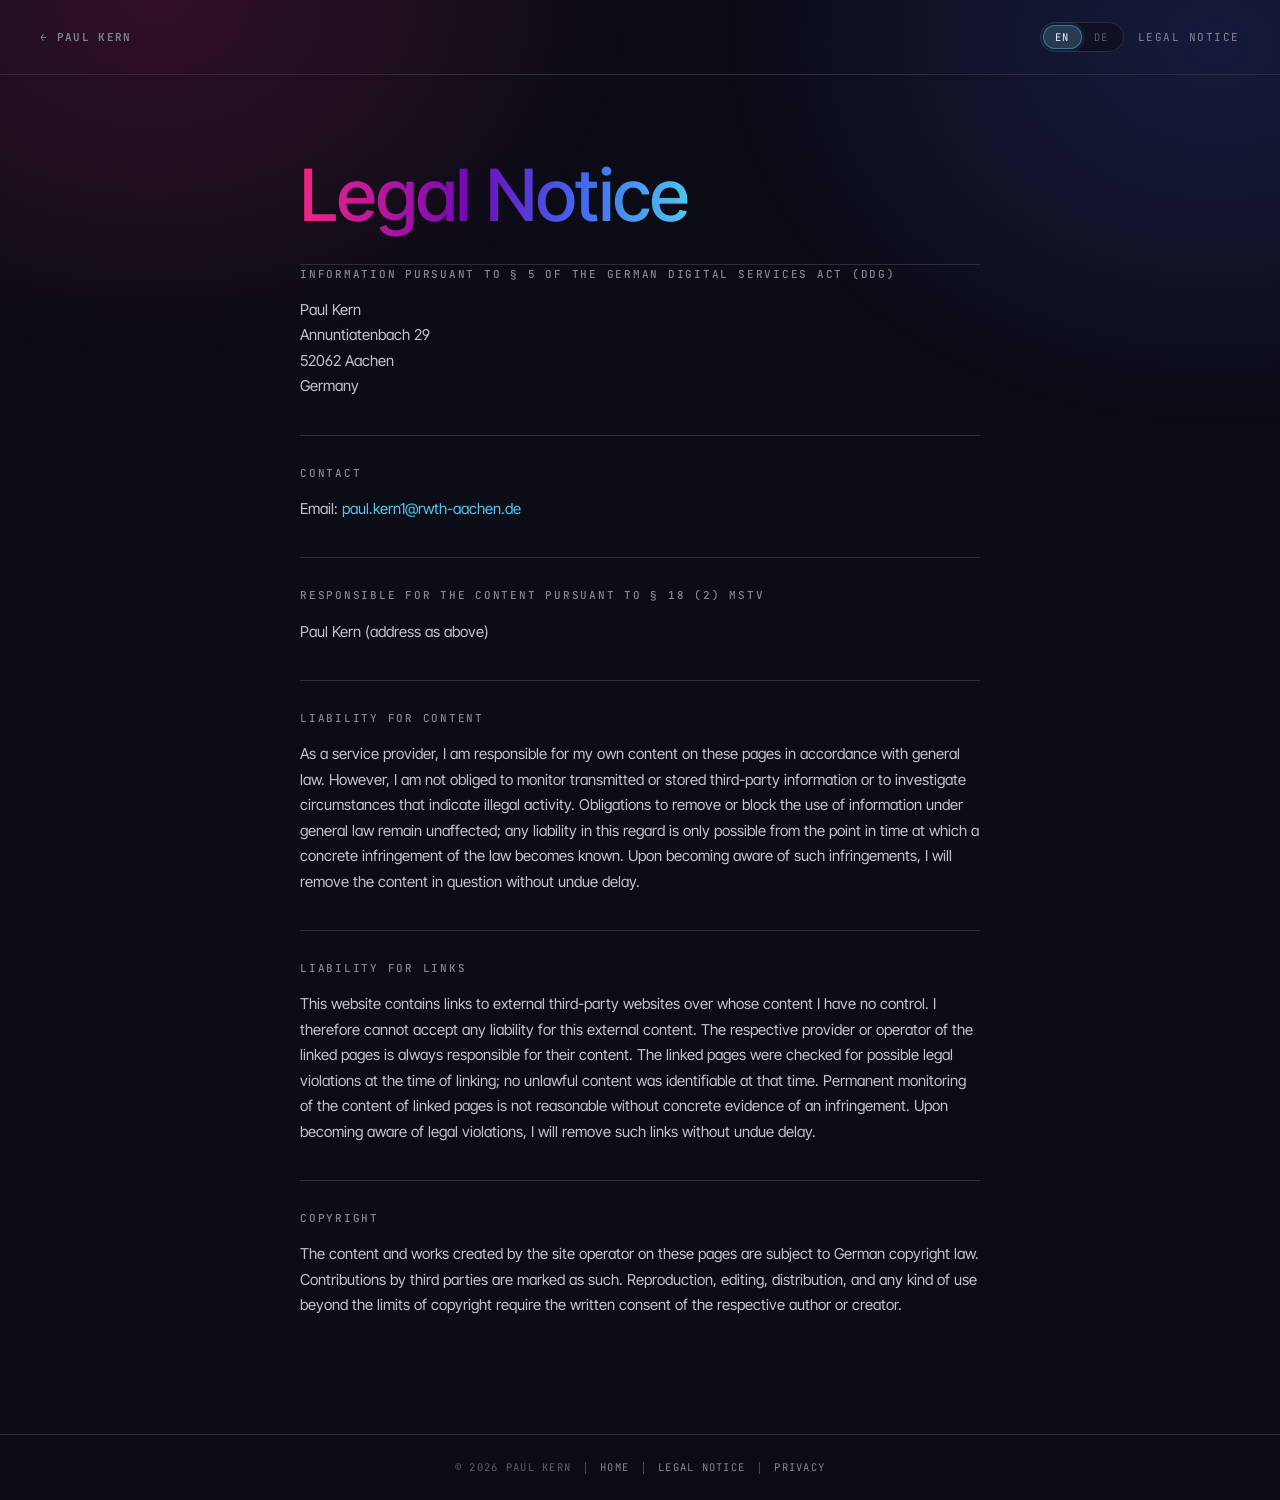
<file: impressum.html>
<!doctype html>
<html lang="en">
<head>
  <meta charset="utf-8" />
  <meta name="viewport" content="width=device-width,initial-scale=1" />
  <title>Legal Notice — Paul Kern</title>

  <link rel="preconnect" href="https://fonts.googleapis.com" />
  <link rel="preconnect" href="https://fonts.gstatic.com" crossorigin />
  <link rel="stylesheet" href="https://fonts.googleapis.com/css2?family=Inter+Tight:wght@300;400;500;600;700&family=JetBrains+Mono:wght@400;500;600&display=swap" />

  <link rel="stylesheet" href="tokens.css" />
  <link rel="stylesheet" href="static-page.css" />

  <style>
    html, body { height: 100%; margin: 0; }
    html, body {
      overscroll-behavior-y: none;
      background: oklch(0.16 0.02 285);
    }
  </style>
</head>
<body class="pk-root pk-static" data-theme="dark" data-lang="en">
  <script>
    /* sync theme + language with what was last selected (saved in localStorage) */
    try {
      document.body.setAttribute('data-theme', localStorage.getItem('pk-theme') || 'dark');
      document.body.setAttribute('data-lang',  localStorage.getItem('pk-lang')  || 'en');
      // sync the page background to theme so the bounce area matches
      if ((localStorage.getItem('pk-theme') || 'dark') === 'light') {
        document.documentElement.style.background = 'oklch(0.985 0.005 90)';
      }
    } catch (e) { /* keep defaults */ }
  </script>

  <div class="static-mesh"></div>

  <header class="static-nav">
    <a class="static-back" href="index.html">← Paul Kern</a>
    <div class="static-nav-r">
      <div class="static-lang" role="group" aria-label="Language">
        <span class="static-lang-pill" aria-hidden="true"></span>
        <button class="static-lang-btn" type="button" data-lang-btn="en" aria-pressed="true">EN</button>
        <button class="static-lang-btn" type="button" data-lang-btn="de" aria-pressed="false">DE</button>
      </div>
      <span class="static-page-label lang-en">Legal Notice</span>
      <span class="static-page-label lang-de">Impressum</span>
    </div>
  </header>

  <main class="static-main">
    <h1 class="static-title">
      <span class="pk-grad lang-en">Legal Notice</span>
      <span class="pk-grad lang-de">Impressum</span>
    </h1>

    <!-- Information pursuant to § 5 DDG / Angaben gemäß § 5 DDG -->
    <section class="static-section lang-en">
      <h2>Information pursuant to § 5 of the German Digital Services Act (DDG)</h2>
      <p>
        Paul Kern<br />
        Annuntiatenbach 29<br />
        52062 Aachen<br />
        Germany
      </p>
    </section>
    <section class="static-section lang-de">
      <h2>Angaben gemäß § 5 DDG (Digitale-Dienste-Gesetz)</h2>
      <p>
        Paul Kern<br />
        Annuntiatenbach 29<br />
        52062 Aachen<br />
        Deutschland
      </p>
    </section>

    <!-- Contact / Kontakt -->
    <section class="static-section lang-en">
      <h2>Contact</h2>
      <p>Email: <a href="mailto:paul.kern1@rwth-aachen.de">paul.kern1@rwth-aachen.de</a></p>
    </section>
    <section class="static-section lang-de">
      <h2>Kontakt</h2>
      <p>E-Mail: <a href="mailto:paul.kern1@rwth-aachen.de">paul.kern1@rwth-aachen.de</a></p>
    </section>

    <!-- Responsible / Verantwortlich -->
    <section class="static-section lang-en">
      <h2>Responsible for the content pursuant to § 18 (2) MStV</h2>
      <p>Paul Kern (address as above)</p>
    </section>
    <section class="static-section lang-de">
      <h2>Verantwortlich für den Inhalt nach § 18 Abs. 2 MStV</h2>
      <p>Paul Kern (Anschrift wie oben)</p>
    </section>

    <!-- Liability for content / Haftung für Inhalte -->
    <section class="static-section lang-en">
      <h2>Liability for content</h2>
      <p>
        As a service provider, I am responsible for my own content on these pages in accordance with general
        law. However, I am not obliged to monitor transmitted or stored third-party information or to
        investigate circumstances that indicate illegal activity. Obligations to remove or block the use of
        information under general law remain unaffected; any liability in this regard is only possible from
        the point in time at which a concrete infringement of the law becomes known. Upon becoming aware of
        such infringements, I will remove the content in question without undue delay.
      </p>
    </section>
    <section class="static-section lang-de">
      <h2>Haftung für Inhalte</h2>
      <p>
        Als Diensteanbieter bin ich gemäß den allgemeinen Gesetzen für eigene Inhalte auf diesen Seiten
        verantwortlich. Ich bin jedoch nicht verpflichtet, übermittelte oder gespeicherte fremde
        Informationen zu überwachen oder nach Umständen zu forschen, die auf eine rechtswidrige Tätigkeit
        hinweisen. Verpflichtungen zur Entfernung oder Sperrung der Nutzung von Informationen nach den
        allgemeinen Gesetzen bleiben hiervon unberührt. Eine diesbezügliche Haftung ist jedoch erst ab dem
        Zeitpunkt der Kenntnis einer konkreten Rechtsverletzung möglich. Bei Bekanntwerden entsprechender
        Rechtsverletzungen werde ich diese Inhalte umgehend entfernen.
      </p>
    </section>

    <!-- Liability for links / Haftung für Links -->
    <section class="static-section lang-en">
      <h2>Liability for links</h2>
      <p>
        This website contains links to external third-party websites over whose content I have no control.
        I therefore cannot accept any liability for this external content. The respective provider or
        operator of the linked pages is always responsible for their content. The linked pages were checked
        for possible legal violations at the time of linking; no unlawful content was identifiable at that
        time. Permanent monitoring of the content of linked pages is not reasonable without concrete
        evidence of an infringement. Upon becoming aware of legal violations, I will remove such links
        without undue delay.
      </p>
    </section>
    <section class="static-section lang-de">
      <h2>Haftung für Links</h2>
      <p>
        Diese Website enthält Links zu externen Websites Dritter, auf deren Inhalte ich keinen Einfluss habe.
        Deshalb kann ich für diese fremden Inhalte auch keine Gewähr übernehmen. Für die Inhalte der
        verlinkten Seiten ist stets der jeweilige Anbieter oder Betreiber der Seiten verantwortlich. Die
        verlinkten Seiten wurden zum Zeitpunkt der Verlinkung auf mögliche Rechtsverstöße überprüft;
        rechtswidrige Inhalte waren zu diesem Zeitpunkt nicht erkennbar. Eine permanente inhaltliche
        Kontrolle der verlinkten Seiten ist ohne konkrete Anhaltspunkte einer Rechtsverletzung nicht
        zumutbar. Bei Bekanntwerden von Rechtsverletzungen werde ich derartige Links umgehend entfernen.
      </p>
    </section>

    <!-- Copyright / Urheberrecht -->
    <section class="static-section lang-en">
      <h2>Copyright</h2>
      <p>
        The content and works created by the site operator on these pages are subject to German copyright
        law. Contributions by third parties are marked as such. Reproduction, editing, distribution, and any
        kind of use beyond the limits of copyright require the written consent of the respective author or
        creator.
      </p>
    </section>
    <section class="static-section lang-de">
      <h2>Urheberrecht</h2>
      <p>
        Die durch den Seitenbetreiber erstellten Inhalte und Werke auf diesen Seiten unterliegen dem
        deutschen Urheberrecht. Beiträge Dritter sind als solche gekennzeichnet. Die Vervielfältigung,
        Bearbeitung, Verbreitung und jede Art der Verwertung außerhalb der Grenzen des Urheberrechts
        bedürfen der schriftlichen Zustimmung des jeweiligen Autors bzw. Erstellers.
      </p>
    </section>
  </main>

  <footer class="static-foot">
    <span>© <span id="year"></span> Paul Kern</span>
    <span class="sep"></span>
    <a href="index.html"><span class="lang-en">Home</span><span class="lang-de">Startseite</span></a>
    <span class="sep"></span>
    <a href="impressum.html"><span class="lang-en">Legal Notice</span><span class="lang-de">Impressum</span></a>
    <span class="sep"></span>
    <a href="privacy.html"><span class="lang-en">Privacy</span><span class="lang-de">Datenschutz</span></a>
  </footer>

  <script>
    document.getElementById('year').textContent = new Date().getFullYear();

    /* language toggle */
    (function () {
      function setLang(lang) {
        document.body.setAttribute('data-lang', lang);
        document.documentElement.setAttribute('lang', lang);
        try { localStorage.setItem('pk-lang', lang); } catch (e) { /* ignore */ }
        document.querySelectorAll('[data-lang-btn]').forEach(function (b) {
          b.setAttribute('aria-pressed', b.dataset.langBtn === lang ? 'true' : 'false');
        });
      }
      var initial = document.body.getAttribute('data-lang') || 'en';
      setLang(initial);
      document.querySelectorAll('[data-lang-btn]').forEach(function (b) {
        b.addEventListener('click', function () { setLang(b.dataset.langBtn); });
      });
    })();
  </script>
</body>
</html>
</file>
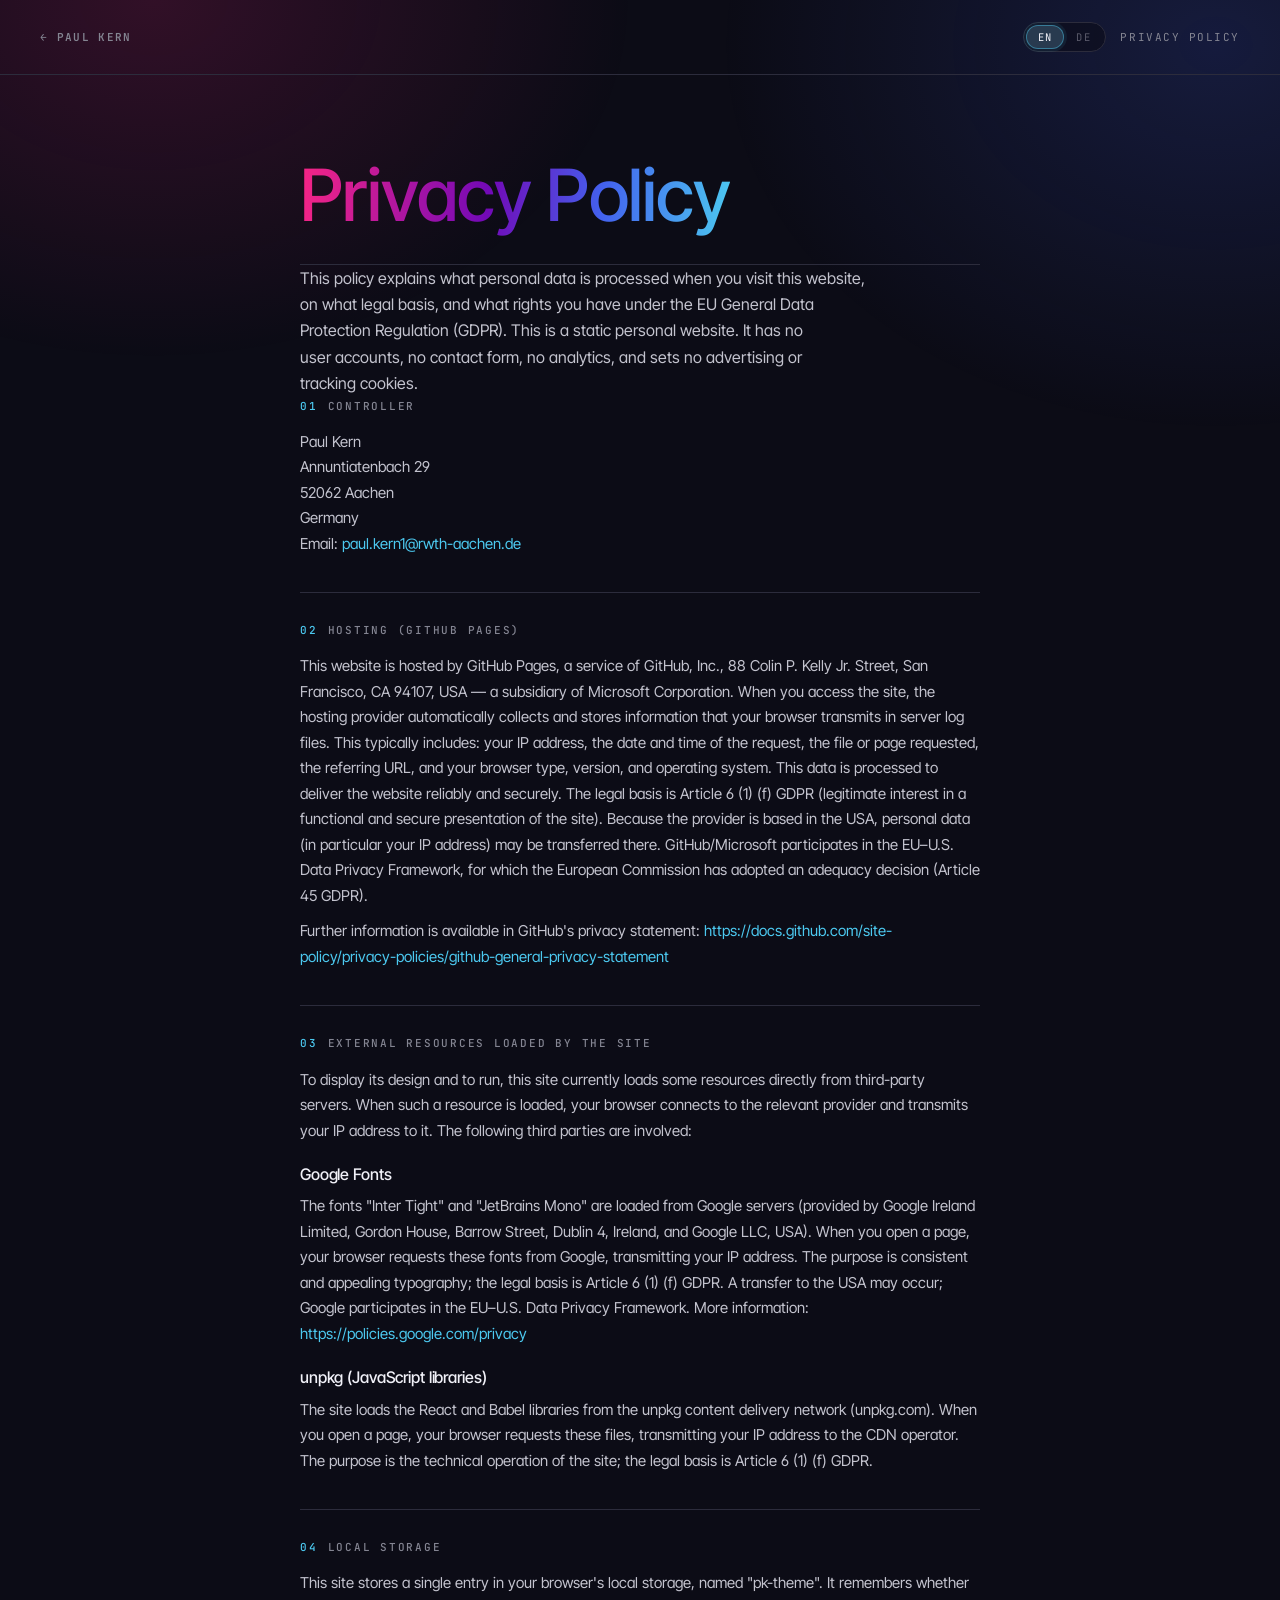
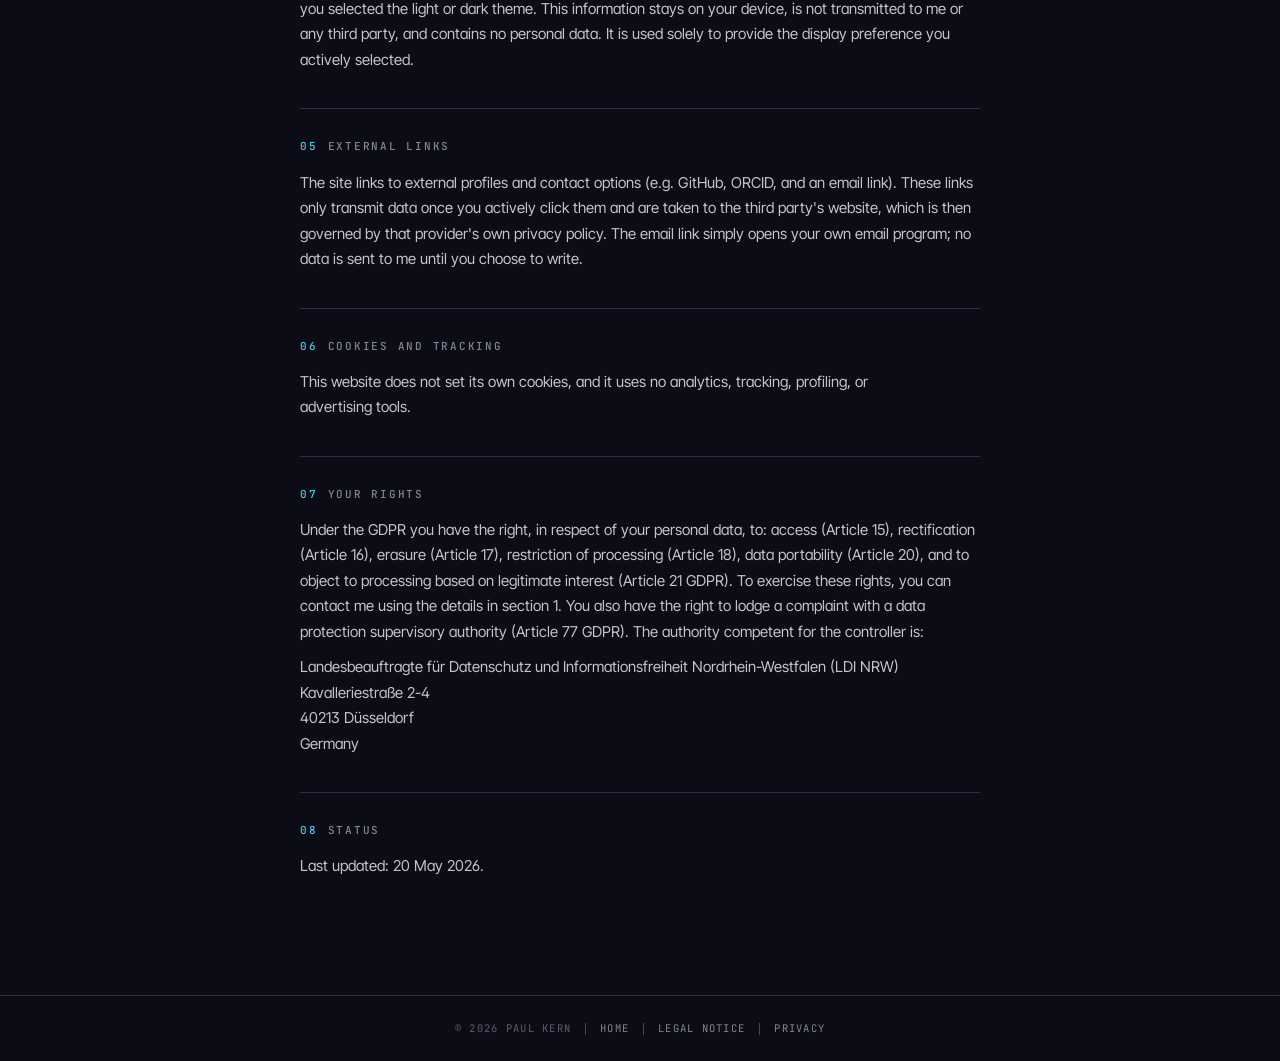
<file: privacy.html>
<!doctype html>
<html lang="en">
<head>
  <meta charset="utf-8" />
  <meta name="viewport" content="width=device-width,initial-scale=1" />
  <title>Privacy Policy — Paul Kern</title>

  <link rel="preconnect" href="https://fonts.googleapis.com" />
  <link rel="preconnect" href="https://fonts.gstatic.com" crossorigin />
  <link rel="stylesheet" href="https://fonts.googleapis.com/css2?family=Inter+Tight:wght@300;400;500;600;700&family=JetBrains+Mono:wght@400;500;600&display=swap" />

  <link rel="stylesheet" href="tokens.css" />
  <link rel="stylesheet" href="static-page.css" />

  <style>
    html, body { height: 100%; margin: 0; }
    html, body {
      overscroll-behavior-y: none;
      background: oklch(0.16 0.02 285);
    }
  </style>
</head>
<body class="pk-root pk-static" data-theme="dark" data-lang="en">
  <script>
    try {
      document.body.setAttribute('data-theme', localStorage.getItem('pk-theme') || 'dark');
      document.body.setAttribute('data-lang',  localStorage.getItem('pk-lang')  || 'en');
      if ((localStorage.getItem('pk-theme') || 'dark') === 'light') {
        document.documentElement.style.background = 'oklch(0.985 0.005 90)';
      }
    } catch (e) { /* keep defaults */ }
  </script>

  <div class="static-mesh"></div>

  <header class="static-nav">
    <a class="static-back" href="index.html">← Paul Kern</a>
    <div class="static-nav-r">
      <div class="static-lang" role="group" aria-label="Language">
        <span class="static-lang-pill" aria-hidden="true"></span>
        <button class="static-lang-btn" type="button" data-lang-btn="en" aria-pressed="true">EN</button>
        <button class="static-lang-btn" type="button" data-lang-btn="de" aria-pressed="false">DE</button>
      </div>
      <span class="static-page-label lang-en">Privacy Policy</span>
      <span class="static-page-label lang-de">Datenschutz</span>
    </div>
  </header>

  <main class="static-main">
    <h1 class="static-title">
      <span class="pk-grad lang-en">Privacy Policy</span>
      <span class="pk-grad lang-de">Datenschutzerklärung</span>
    </h1>

    <p class="static-lead lang-en">
      This policy explains what personal data is processed when you visit this website, on what legal
      basis, and what rights you have under the EU General Data Protection Regulation (GDPR). This is a
      static personal website. It has no user accounts, no contact form, no analytics, and sets no
      advertising or tracking cookies.
    </p>
    <p class="static-lead lang-de">
      Diese Erklärung informiert darüber, welche personenbezogenen Daten beim Besuch dieser Website
      verarbeitet werden, auf welcher Rechtsgrundlage dies geschieht und welche Rechte Ihnen nach der
      Datenschutz-Grundverordnung (DSGVO) zustehen. Dies ist eine statische, persönliche Website. Sie hat
      keine Nutzerkonten, kein Kontaktformular, keine Analyse-Tools und setzt keine Werbe- oder
      Tracking-Cookies.
    </p>

    <!-- ========= 1. Controller / Verantwortlicher ========= -->
    <section class="static-section lang-en">
      <h2><span class="static-num">01</span>Controller</h2>
      <p>
        Paul Kern<br />
        Annuntiatenbach 29<br />
        52062 Aachen<br />
        Germany<br />
        Email: <a href="mailto:paul.kern1@rwth-aachen.de">paul.kern1@rwth-aachen.de</a>
      </p>
    </section>
    <section class="static-section lang-de">
      <h2><span class="static-num">01</span>Verantwortlicher</h2>
      <p>
        Paul Kern<br />
        Annuntiatenbach 29<br />
        52062 Aachen<br />
        Deutschland<br />
        E-Mail: <a href="mailto:paul.kern1@rwth-aachen.de">paul.kern1@rwth-aachen.de</a>
      </p>
    </section>

    <!-- ========= 2. Hosting ========= -->
    <section class="static-section lang-en">
      <h2><span class="static-num">02</span>Hosting (GitHub Pages)</h2>
      <p>
        This website is hosted by GitHub Pages, a service of GitHub, Inc., 88 Colin P. Kelly Jr. Street,
        San Francisco, CA 94107, USA — a subsidiary of Microsoft Corporation. When you access the site,
        the hosting provider automatically collects and stores information that your browser transmits in
        server log files. This typically includes: your IP address, the date and time of the request, the
        file or page requested, the referring URL, and your browser type, version, and operating system.
        This data is processed to deliver the website reliably and securely. The legal basis is
        Article 6 (1) (f) GDPR (legitimate interest in a functional and secure presentation of the site).
        Because the provider is based in the USA, personal data (in particular your IP address) may be
        transferred there. GitHub/Microsoft participates in the EU–U.S. Data Privacy Framework, for which
        the European Commission has adopted an adequacy decision (Article 45 GDPR).
      </p>
      <p>
        Further information is available in GitHub's privacy statement:
        <a href="https://docs.github.com/site-policy/privacy-policies/github-general-privacy-statement" target="_blank" rel="noopener noreferrer">https://docs.github.com/site-policy/privacy-policies/github-general-privacy-statement</a>
      </p>
    </section>
    <section class="static-section lang-de">
      <h2><span class="static-num">02</span>Hosting (GitHub Pages)</h2>
      <p>
        Diese Website wird über GitHub Pages gehostet, einen Dienst der GitHub, Inc., 88 Colin P. Kelly Jr.
        Street, San Francisco, CA 94107, USA — einer Tochtergesellschaft der Microsoft Corporation. Beim
        Aufruf der Website erhebt und speichert der Hosting-Anbieter automatisch Informationen, die Ihr
        Browser übermittelt, in Server-Logfiles. Dazu gehören typischerweise: Ihre IP-Adresse, Datum und
        Uhrzeit des Zugriffs, die angeforderte Datei bzw. Seite, die zuvor besuchte Seite (Referrer-URL)
        sowie Browsertyp, -version und Betriebssystem. Die Verarbeitung dient der zuverlässigen und sicheren
        Bereitstellung der Website. Rechtsgrundlage ist Art.&nbsp;6 Abs.&nbsp;1 lit.&nbsp;f DSGVO
        (berechtigtes Interesse an einer funktionsfähigen und sicheren Darstellung der Website). Da der
        Anbieter in den USA ansässig ist, können personenbezogene Daten (insbesondere Ihre IP-Adresse)
        dorthin übermittelt werden. GitHub/Microsoft nimmt am EU-US Data Privacy Framework teil, für das die
        Europäische Kommission einen Angemessenheitsbeschluss nach Art.&nbsp;45 DSGVO erlassen hat.
      </p>
      <p>
        Weitere Informationen finden Sie in der Datenschutzerklärung von GitHub:
        <a href="https://docs.github.com/site-policy/privacy-policies/github-general-privacy-statement" target="_blank" rel="noopener noreferrer">https://docs.github.com/site-policy/privacy-policies/github-general-privacy-statement</a>
      </p>
    </section>

    <!-- ========= 3. External resources / Externe Ressourcen ========= -->
    <section class="static-section lang-en">
      <h2><span class="static-num">03</span>External resources loaded by the site</h2>
      <p>
        To display its design and to run, this site currently loads some resources directly from
        third-party servers. When such a resource is loaded, your browser connects to the relevant provider
        and transmits your IP address to it. The following third parties are involved:
      </p>

      <h3>Google Fonts</h3>
      <p>
        The fonts "Inter Tight" and "JetBrains Mono" are loaded from Google servers (provided by Google
        Ireland Limited, Gordon House, Barrow Street, Dublin 4, Ireland, and Google LLC, USA). When you
        open a page, your browser requests these fonts from Google, transmitting your IP address. The
        purpose is consistent and appealing typography; the legal basis is Article 6 (1) (f) GDPR. A
        transfer to the USA may occur; Google participates in the EU–U.S. Data Privacy Framework. More
        information: <a href="https://policies.google.com/privacy" target="_blank" rel="noopener noreferrer">https://policies.google.com/privacy</a>
      </p>

      <h3>unpkg (JavaScript libraries)</h3>
      <p>
        The site loads the React and Babel libraries from the unpkg content delivery network (unpkg.com).
        When you open a page, your browser requests these files, transmitting your IP address to the CDN
        operator. The purpose is the technical operation of the site; the legal basis is Article 6 (1) (f)
        GDPR.
      </p>
    </section>
    <section class="static-section lang-de">
      <h2><span class="static-num">03</span>Von der Website geladene externe Ressourcen</h2>
      <p>
        Zur Darstellung und zum Betrieb lädt diese Website derzeit einige Ressourcen direkt von Servern
        Dritter. Beim Laden einer solchen Ressource stellt Ihr Browser eine Verbindung zum jeweiligen
        Anbieter her und übermittelt dabei Ihre IP-Adresse. Folgende Dritte sind beteiligt:
      </p>

      <h3>Google Fonts</h3>
      <p>
        Die Schriftarten „Inter Tight" und „JetBrains Mono" werden von Google-Servern geladen (Anbieter:
        Google Ireland Limited, Gordon House, Barrow Street, Dublin 4, Irland, sowie Google LLC, USA). Beim
        Öffnen einer Seite fordert Ihr Browser diese Schriftarten von Google an und übermittelt dabei Ihre
        IP-Adresse. Zweck ist eine einheitliche und ansprechende Typografie; Rechtsgrundlage ist
        Art.&nbsp;6 Abs.&nbsp;1 lit.&nbsp;f DSGVO. Eine Übermittlung in die USA kann erfolgen; Google nimmt
        am EU-US Data Privacy Framework teil. Weitere Informationen:
        <a href="https://policies.google.com/privacy" target="_blank" rel="noopener noreferrer">https://policies.google.com/privacy</a>
      </p>

      <h3>unpkg (JavaScript-Bibliotheken)</h3>
      <p>
        Die Website lädt die Bibliotheken React und Babel über das Content-Delivery-Network unpkg
        (unpkg.com). Beim Öffnen einer Seite fordert Ihr Browser diese Dateien an und übermittelt dabei
        Ihre IP-Adresse an den CDN-Betreiber. Zweck ist der technische Betrieb der Website; Rechtsgrundlage
        ist Art.&nbsp;6 Abs.&nbsp;1 lit.&nbsp;f DSGVO.
      </p>
    </section>

    <!-- ========= 4. Local storage ========= -->
    <section class="static-section lang-en">
      <h2><span class="static-num">04</span>Local storage</h2>
      <p>
        This site stores a single entry in your browser's local storage, named "pk-theme". It remembers
        whether you selected the light or dark theme. This information stays on your device, is not
        transmitted to me or any third party, and contains no personal data. It is used solely to provide
        the display preference you actively selected.
      </p>
    </section>
    <section class="static-section lang-de">
      <h2><span class="static-num">04</span>Lokaler Speicher (Local Storage)</h2>
      <p>
        Diese Website speichert einen einzigen Eintrag im lokalen Speicher Ihres Browsers mit der
        Bezeichnung „pk-theme". Er merkt sich, ob Sie das helle oder dunkle Design gewählt haben. Diese
        Information verbleibt auf Ihrem Gerät, wird nicht an mich oder Dritte übermittelt und enthält keine
        personenbezogenen Daten. Sie dient ausschließlich der von Ihnen aktiv gewählten
        Anzeige-Einstellung.
      </p>
    </section>

    <!-- ========= 5. External links / Externe Links ========= -->
    <section class="static-section lang-en">
      <h2><span class="static-num">05</span>External links</h2>
      <p>
        The site links to external profiles and contact options (e.g. GitHub, ORCID, and an email link).
        These links only transmit data once you actively click them and are taken to the third party's
        website, which is then governed by that provider's own privacy policy. The email link simply opens
        your own email program; no data is sent to me until you choose to write.
      </p>
    </section>
    <section class="static-section lang-de">
      <h2><span class="static-num">05</span>Externe Links</h2>
      <p>
        Die Website verlinkt auf externe Profile und Kontaktmöglichkeiten (z.&nbsp;B. GitHub, ORCID und
        einen E-Mail-Link). Diese Links übermitteln erst dann Daten, wenn Sie sie aktiv anklicken und zur
        Website des Dritten gelangen, für die dann dessen eigene Datenschutzerklärung gilt. Der
        E-Mail-Link öffnet lediglich Ihr eigenes E-Mail-Programm; es werden keine Daten an mich gesendet,
        bevor Sie sich entscheiden zu schreiben.
      </p>
    </section>

    <!-- ========= 6. Cookies and tracking / Cookies und Tracking ========= -->
    <section class="static-section lang-en">
      <h2><span class="static-num">06</span>Cookies and tracking</h2>
      <p>
        This website does not set its own cookies, and it uses no analytics, tracking, profiling, or
        advertising tools.
      </p>
    </section>
    <section class="static-section lang-de">
      <h2><span class="static-num">06</span>Cookies und Tracking</h2>
      <p>
        Diese Website setzt keine eigenen Cookies und verwendet keine Analyse-, Tracking-, Profiling- oder
        Werbe-Tools.
      </p>
    </section>

    <!-- ========= 7. Your rights / Ihre Rechte ========= -->
    <section class="static-section lang-en">
      <h2><span class="static-num">07</span>Your rights</h2>
      <p>
        Under the GDPR you have the right, in respect of your personal data, to: access (Article 15),
        rectification (Article 16), erasure (Article 17), restriction of processing (Article 18), data
        portability (Article 20), and to object to processing based on legitimate interest
        (Article 21 GDPR). To exercise these rights, you can contact me using the details in section 1.
        You also have the right to lodge a complaint with a data protection supervisory authority
        (Article 77 GDPR). The authority competent for the controller is:
      </p>
      <p>
        Landesbeauftragte für Datenschutz und Informationsfreiheit Nordrhein-Westfalen (LDI NRW)<br />
        Kavalleriestraße 2-4<br />
        40213 Düsseldorf<br />
        Germany
      </p>
    </section>
    <section class="static-section lang-de">
      <h2><span class="static-num">07</span>Ihre Rechte</h2>
      <p>
        Ihnen stehen hinsichtlich Ihrer personenbezogenen Daten nach der DSGVO folgende Rechte zu: Auskunft
        (Art.&nbsp;15), Berichtigung (Art.&nbsp;16), Löschung (Art.&nbsp;17), Einschränkung der
        Verarbeitung (Art.&nbsp;18), Datenübertragbarkeit (Art.&nbsp;20) sowie Widerspruch gegen eine auf
        berechtigtem Interesse beruhende Verarbeitung (Art.&nbsp;21 DSGVO). Zur Ausübung dieser Rechte
        können Sie mich über die Angaben in Abschnitt&nbsp;1 kontaktieren. Ihnen steht zudem ein
        Beschwerderecht bei einer Datenschutz-Aufsichtsbehörde zu (Art.&nbsp;77 DSGVO). Die für den
        Verantwortlichen zuständige Behörde ist:
      </p>
      <p>
        Landesbeauftragte für Datenschutz und Informationsfreiheit Nordrhein-Westfalen (LDI NRW)<br />
        Kavalleriestraße 2-4<br />
        40213 Düsseldorf
      </p>
    </section>

    <!-- ========= 8. Status / Stand ========= -->
    <section class="static-section lang-en">
      <h2><span class="static-num">08</span>Status</h2>
      <p>Last updated: 20 May 2026.</p>
    </section>
    <section class="static-section lang-de">
      <h2><span class="static-num">08</span>Stand</h2>
      <p>Stand: 20. Mai 2026.</p>
    </section>
  </main>

  <footer class="static-foot">
    <span>© <span id="year"></span> Paul Kern</span>
    <span class="sep"></span>
    <a href="index.html"><span class="lang-en">Home</span><span class="lang-de">Startseite</span></a>
    <span class="sep"></span>
    <a href="impressum.html"><span class="lang-en">Legal Notice</span><span class="lang-de">Impressum</span></a>
    <span class="sep"></span>
    <a href="privacy.html"><span class="lang-en">Privacy</span><span class="lang-de">Datenschutz</span></a>
  </footer>

  <script>
    document.getElementById('year').textContent = new Date().getFullYear();

    /* language toggle */
    (function () {
      function setLang(lang) {
        document.body.setAttribute('data-lang', lang);
        document.documentElement.setAttribute('lang', lang);
        try { localStorage.setItem('pk-lang', lang); } catch (e) { /* ignore */ }
        document.querySelectorAll('[data-lang-btn]').forEach(function (b) {
          b.setAttribute('aria-pressed', b.dataset.langBtn === lang ? 'true' : 'false');
        });
      }
      var initial = document.body.getAttribute('data-lang') || 'en';
      setLang(initial);
      document.querySelectorAll('[data-lang-btn]').forEach(function (b) {
        b.addEventListener('click', function () { setLang(b.dataset.langBtn); });
      });
    })();
  </script>
</body>
</html>
</file>
<file: tokens.css>
/* Shared design tokens — Paul Kern personal site.
   Dark by default. Light variant via [data-theme="light"] inside each variant root.
   The variants live inside DCArtboards on a beige canvas; they own their own
   background via .pk-root, so a "dark" artboard always stays dark on the canvas. */

.pk-root {
  /* gradient palette (constant across themes — used as accents) */
  --pk-pink:    #f72585;
  --pk-plum:    #b5179e;
  --pk-indigo:  #7209b7;
  --pk-ultra:   #560bad;
  --pk-azure:   #480ca8;
  --pk-royal:   #3a0ca3;
  --pk-persian: #3f37c9;
  --pk-sapph:   #4361ee;
  --pk-sky:     #4895ef;
  --pk-aqua:    #4cc9f0;

  /* DARK theme (default) */
  --pk-bg:        oklch(0.16 0.02 285);
  --pk-bg-2:      oklch(0.19 0.025 285);
  --pk-bg-soft:   oklch(0.22 0.03 285);
  --pk-border:    oklch(0.30 0.03 285);
  --pk-border-2:  oklch(0.40 0.04 285);
  --pk-fg:        oklch(0.96 0.01 285);
  --pk-fg-2:      oklch(0.82 0.015 285);
  --pk-fg-3:      oklch(0.62 0.02 285);
  --pk-fg-4:      oklch(0.48 0.025 285);
  --pk-chip-bg:   color-mix(in oklab, var(--pk-aqua) 10%, transparent);
  --pk-chip-fg:   color-mix(in oklab, var(--pk-aqua) 75%, white);
  --pk-link:      var(--pk-aqua);
  --pk-accent:    var(--pk-pink);
  --pk-thumb-bg:  oklch(0.23 0.05 290);

  /* Type */
  --pk-font-sans: 'Inter Tight', 'Inter', -apple-system, BlinkMacSystemFont, 'Segoe UI', system-ui, sans-serif;
  --pk-font-mono: 'JetBrains Mono', 'IBM Plex Mono', ui-monospace, SFMono-Regular, Menlo, monospace;
  --pk-font-disp: 'Inter Tight', 'Inter', system-ui, sans-serif;

  color: var(--pk-fg);
  background: var(--pk-bg);
  font-family: var(--pk-font-sans);
  font-feature-settings: 'ss01', 'cv11';
  -webkit-font-smoothing: antialiased;
  text-rendering: optimizeLegibility;
}

.pk-root[data-theme='light'] {
  --pk-bg:        oklch(0.985 0.005 90);
  --pk-bg-2:      oklch(0.96 0.008 90);
  --pk-bg-soft:   oklch(0.93 0.01 90);
  --pk-border:    oklch(0.86 0.012 90);
  --pk-border-2:  oklch(0.76 0.012 90);
  --pk-fg:        oklch(0.18 0.02 285);
  --pk-fg-2:      oklch(0.30 0.02 285);
  --pk-fg-3:      oklch(0.45 0.02 285);
  --pk-fg-4:      oklch(0.58 0.02 285);
  --pk-chip-bg:   color-mix(in oklab, var(--pk-indigo) 10%, transparent);
  --pk-chip-fg:   color-mix(in oklab, var(--pk-indigo) 70%, black);
  --pk-link:      var(--pk-indigo);
  --pk-accent:    var(--pk-plum);
  --pk-thumb-bg:  oklch(0.92 0.025 285);
}

/* ---------- shared atoms used across variants ---------- */

.pk-root, .pk-root * { box-sizing: border-box; }
.pk-root a { color: inherit; text-decoration: none; }
.pk-root p { margin: 0; }
.pk-root h1, .pk-root h2, .pk-root h3, .pk-root h4 { margin: 0; font-weight: 500; letter-spacing: -0.01em; }

.pk-mono { font-family: var(--pk-font-mono); font-feature-settings: 'zero', 'ss02'; }

.pk-chip {
  display: inline-flex;
  align-items: center;
  padding: 3px 9px;
  border-radius: 999px;
  background: var(--pk-chip-bg);
  color: var(--pk-chip-fg);
  font-family: var(--pk-font-mono);
  font-size: 11px;
  letter-spacing: 0.01em;
  white-space: nowrap;
}

/* Gradient text used for the name / display headings */
.pk-grad {
  background: linear-gradient(95deg,
    var(--pk-pink) 0%,
    var(--pk-plum) 22%,
    var(--pk-indigo) 44%,
    var(--pk-sapph) 70%,
    var(--pk-aqua) 100%);
  -webkit-background-clip: text;
          background-clip: text;
  color: transparent;
}

/* Subtle scrollbars for the artboards */
.pk-root *::-webkit-scrollbar { width: 6px; height: 6px; }
.pk-root *::-webkit-scrollbar-thumb { background: var(--pk-border); border-radius: 999px; }

/* Thumbnail tile – used for the year-list project entries.
   Pure CSS, no SVG art — each variant picks a hue (--h) and the gradient
   stays consistent with the palette. */
.pk-thumb {
  width: 44px; height: 44px;
  flex: 0 0 44px;
  border-radius: 8px;
  background:
    radial-gradient(120% 120% at 0% 0%, hsl(var(--h, 320) 95% 65% / 0.85), transparent 60%),
    radial-gradient(120% 120% at 100% 100%, hsl(calc(var(--h, 320) - 40) 90% 55% / 0.85), transparent 55%),
    var(--pk-thumb-bg);
  position: relative;
  overflow: hidden;
  border: 1px solid var(--pk-border);
}
.pk-thumb::after {
  content: '';
  position: absolute; inset: 6px;
  border-radius: 4px;
  background:
    repeating-linear-gradient(45deg,
      rgba(255,255,255,0.10) 0 2px,
      transparent 2px 5px);
  mix-blend-mode: overlay;
}

/* Link arrow that lifts on hover (used in all variants) */
.pk-arrow {
  display: inline-block;
  transition: transform .2s cubic-bezier(.3,.7,.3,1);
}
.pk-row:hover .pk-arrow,
a:hover .pk-arrow { transform: translate(2px, -2px); }

/* Reveal on scroll — pure fade, no position shift. Re-triggers when an
   element scrolls back below the viewport. */
.pk-reveal { opacity: 0; transition: opacity .7s ease-out; }
.pk-reveal.is-in { opacity: 1; }
</file>
<file: static-page.css>
/* Shared styles for static legal pages (impressum, privacy). */

.pk-static {
  position: relative;
  min-height: 100vh;
  padding: 0;
  font-size: 15px;
  line-height: 1.65;
  display: flex;
  flex-direction: column;
}

.pk-static .static-mesh {
  position: fixed; inset: 0;
  background:
    radial-gradient(800px 600px at 12% 0%, color-mix(in oklab, var(--pk-pink) 16%, transparent), transparent 60%),
    radial-gradient(900px 700px at 95% 5%, color-mix(in oklab, var(--pk-sapph) 18%, transparent), transparent 55%);
  pointer-events: none;
  z-index: 0;
}
.pk-static[data-theme='light'] .static-mesh {
  background:
    radial-gradient(800px 600px at 12% 0%, color-mix(in oklab, var(--pk-pink) 8%, transparent), transparent 60%),
    radial-gradient(900px 700px at 95% 5%, color-mix(in oklab, var(--pk-sapph) 8%, transparent), transparent 55%);
}

.pk-static > *:not(.static-mesh) { position: relative; z-index: 1; }

.static-nav {
  display: flex;
  align-items: center;
  justify-content: space-between;
  padding: 22px 40px;
  font-size: 11px;
  letter-spacing: 0.14em;
  text-transform: uppercase;
  color: var(--pk-fg-3);
  border-bottom: 1px solid var(--pk-border);
  font-family: var(--pk-font-mono);
}
.static-back {
  color: var(--pk-fg);
  font-weight: 600;
  letter-spacing: 0.12em;
  text-decoration: none;
  transition: color .2s;
}
.static-back:hover { color: var(--pk-aqua); }
.static-page-label { color: var(--pk-fg-3); }

/* language toggle — same visual language as the theme toggle on home */
.static-nav-r {
  display: flex;
  align-items: center;
  gap: 14px;
}
.static-lang {
  position: relative;
  display: inline-flex;
  align-items: stretch;
  padding: 2px;
  border-radius: 999px;
  background: color-mix(in oklab, var(--pk-bg) 55%, transparent);
  border: 1px solid var(--pk-border);
  isolation: isolate;
}
.static-lang-pill {
  position: absolute;
  top: 2px; bottom: 2px; left: 2px;
  width: calc(50% - 2px);
  border-radius: 999px;
  background: color-mix(in oklab, var(--pk-aqua) 22%, var(--pk-bg-soft));
  border: 1px solid color-mix(in oklab, var(--pk-aqua) 45%, transparent);
  box-shadow: 0 0 0 3px color-mix(in oklab, var(--pk-aqua) 8%, transparent);
  transition: transform .28s cubic-bezier(.3,.7,.3,1);
  z-index: 0;
}
.pk-static[data-lang='de'] .static-lang-pill {
  transform: translateX(100%);
}
.static-lang-btn {
  position: relative;
  z-index: 1;
  border: 0;
  background: transparent;
  font-family: var(--pk-font-mono);
  font-size: 10.5px;
  letter-spacing: 0.14em;
  text-transform: uppercase;
  color: var(--pk-fg-4);
  padding: 5px 12px;
  cursor: pointer;
  transition: color .2s;
}
.static-lang-btn:hover { color: var(--pk-fg-2); }
.static-lang-btn[aria-pressed='true'] { color: var(--pk-fg); }

/* language switcher: hide the opposite language */
.pk-static[data-lang='en'] .lang-de,
.pk-static[data-lang='de'] .lang-en {
  display: none;
}

.static-main {
  flex: 1;
  max-width: 760px;
  width: 100%;
  margin: 0 auto;
  padding: 80px 40px 80px;
}

.static-title {
  font-family: var(--pk-font-disp);
  font-size: 72px;
  line-height: 1.12;
  letter-spacing: -0.025em;
  font-weight: 600;
  margin: 0 0 56px;
  padding-bottom: 28px;
  border-bottom: 1px solid var(--pk-border);
}

.static-section {
  margin-bottom: 36px;
  padding-top: 28px;
  border-top: 1px solid var(--pk-border);
}
.static-section:first-of-type {
  border-top: 0;
  padding-top: 0;
}

.static-section h2 {
  font-size: 11px;
  font-family: var(--pk-font-mono);
  letter-spacing: 0.16em;
  text-transform: uppercase;
  color: var(--pk-fg-3);
  margin: 0 0 14px;
  font-weight: 500;
}

.static-section h3 {
  font-size: 16px;
  font-weight: 500;
  color: var(--pk-fg);
  margin: 18px 0 6px;
  letter-spacing: -0.008em;
}

.static-section p,
.static-section li {
  font-size: 15px;
  color: var(--pk-fg-2);
  line-height: 1.7;
  margin: 0 0 10px;
  text-wrap: pretty;
}

.static-section a {
  color: var(--pk-aqua);
  text-decoration: none;
  transition: color .2s;
  overflow-wrap: anywhere;
}
.static-section a:hover {
  text-decoration: underline;
}

.static-section ul {
  margin: 4px 0 16px;
  padding-left: 20px;
}

/* leading paragraph under the title — used by privacy policy intro */
.static-lead {
  font-size: 16px;
  color: var(--pk-fg-2);
  line-height: 1.65;
  margin: -16px 0 56px;
  max-width: 64ch;
  text-wrap: pretty;
}

/* numbered section prefix */
.static-num {
  color: var(--pk-aqua);
  margin-right: 10px;
}

.static-placeholder {
  display: inline-block;
  font-family: var(--pk-font-mono);
  font-size: 12.5px;
  padding: 2px 8px;
  border-radius: 6px;
  background: color-mix(in oklab, var(--pk-pink) 12%, transparent);
  color: color-mix(in oklab, var(--pk-pink) 70%, white);
  border: 1px dashed color-mix(in oklab, var(--pk-pink) 35%, transparent);
}
.pk-static[data-theme='light'] .static-placeholder {
  color: color-mix(in oklab, var(--pk-pink) 80%, black);
}

.static-foot {
  border-top: 1px solid var(--pk-border);
  padding: 24px 40px;
  font-family: var(--pk-font-mono);
  font-size: 10.5px;
  letter-spacing: 0.12em;
  text-transform: uppercase;
  color: var(--pk-fg-4);
  display: flex;
  align-items: center;
  gap: 14px;
  justify-content: center;
  flex-wrap: wrap;
}
.static-foot a {
  color: var(--pk-fg-3);
  text-decoration: none;
  transition: color .2s;
}
.static-foot a:hover { color: var(--pk-aqua); }
.static-foot .sep {
  width: 1px; height: 12px; background: var(--pk-border-2);
}

/* ============================================================ */
/* MOBILE — applies only at <= 768px. Desktop layout untouched. */
/* ============================================================ */
@media (max-width: 768px) {
  .static-nav {
    padding: 14px 16px;
    font-size: 9.5px;
    gap: 10px;
  }
  .static-back { letter-spacing: 0.1em; }
  .static-nav-r { gap: 10px; }
  .static-page-label { display: none; }
  .static-lang-btn {
    padding: 4px 9px;
    font-size: 9.5px;
    letter-spacing: 0.12em;
  }

  .static-main {
    padding: 48px 20px 56px;
  }
  .static-title {
    font-size: clamp(34px, 11vw, 56px);
    line-height: 1.12;
    letter-spacing: -0.02em;
    margin: 0 0 36px;
    padding-bottom: 20px;
  }

  .static-lead {
    font-size: 15px;
    margin: -8px 0 40px;
    line-height: 1.6;
  }

  .static-section {
    margin-bottom: 28px;
    padding-top: 22px;
  }
  .static-section h2 {
    font-size: 10.5px;
    letter-spacing: 0.14em;
    margin-bottom: 12px;
  }
  .static-section h3 { font-size: 15px; margin: 14px 0 6px; }
  .static-section p,
  .static-section li { font-size: 14.5px; line-height: 1.65; }
  .static-num { margin-right: 8px; }

  .static-foot {
    padding: 20px 16px;
    font-size: 9.5px;
    gap: 8px 10px;
    flex-wrap: wrap;
  }
}
</file>
